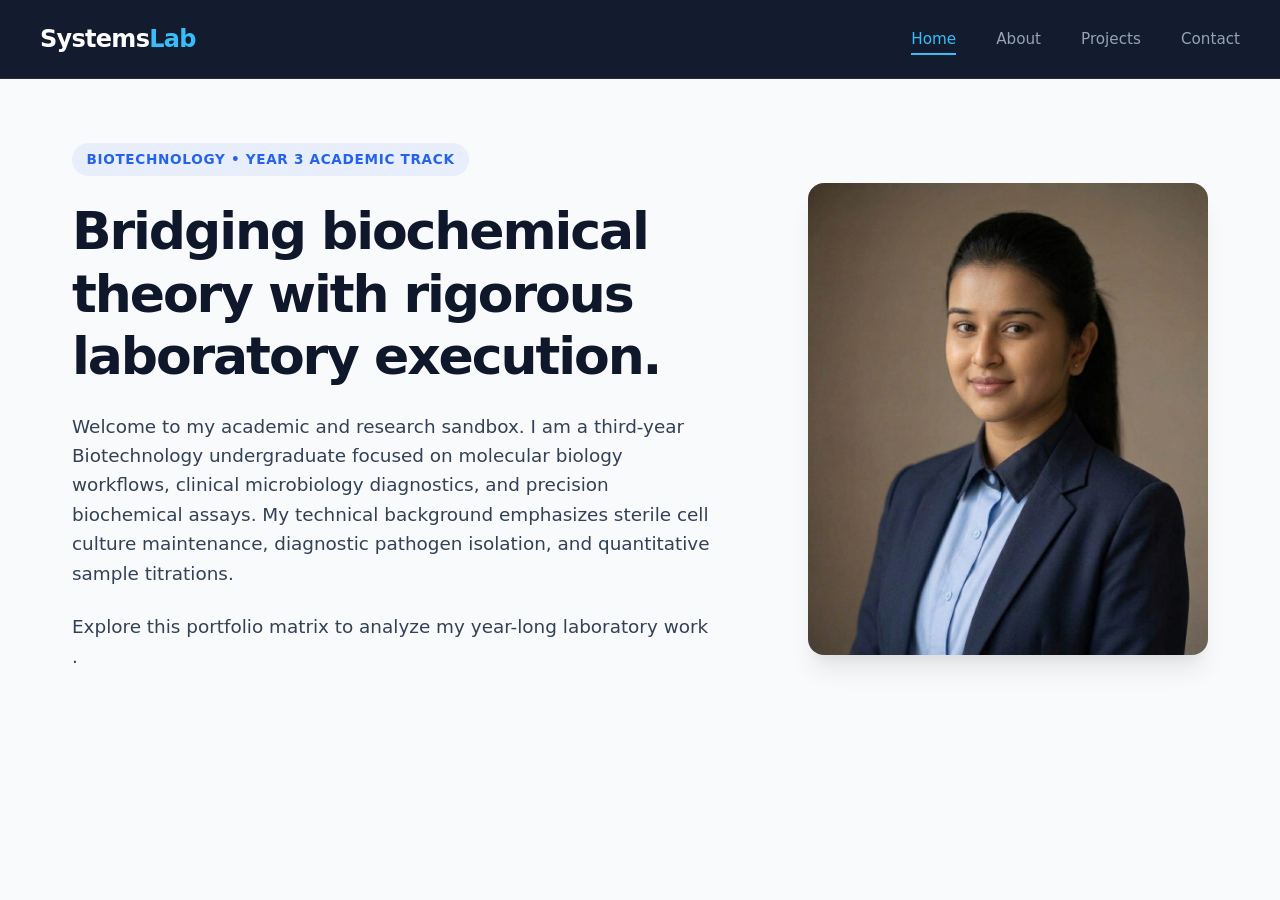
<file: index.html>
<!DOCTYPE html>
<html lang="en">
<head>
    <meta charset="UTF-8">
    <meta name="viewport" content="width=device-width, initial-scale=1.0">
    <title>Dashboard | Undergrad Systems Portfolio</title>
    <link rel="stylesheet" href="style.css">
</head>
<body>

    <header>
        <nav>
            <div class="logo">Systems<span>Lab</span></div>
            <ul>
                <li><a href="index.html" class="active">Home</a></li>
                <li><a href="about.html">About</a></li>
                <li><a href="projects.html">Projects</a></li>
                <li><a href="contact.html">Contact</a></li>
            </ul>
        </nav>
    </header>

    <main>
        <section class="hero-wrapper">
            <div class="hero-content">
                <span class="hero-badge">Biotechnology • Year 3 Academic Track</span>
                
                <h1>Bridging biochemical theory with rigorous laboratory execution.</h1>
                
                <p>Welcome to my academic and research sandbox. I am a third-year Biotechnology undergraduate focused on molecular biology workflows, clinical microbiology diagnostics, and precision biochemical assays. My technical background emphasizes sterile cell culture maintenance, diagnostic pathogen isolation, and quantitative sample titrations.</p>
                
                <p>Explore this portfolio matrix to analyze my year-long laboratory work .</p>
            </div>

            <div class="hero-image">
                <img src="PHOTO1.png" alt="Academic Portrait">
            </div>
        </section>
    </main>

</body>
</html>
</file>
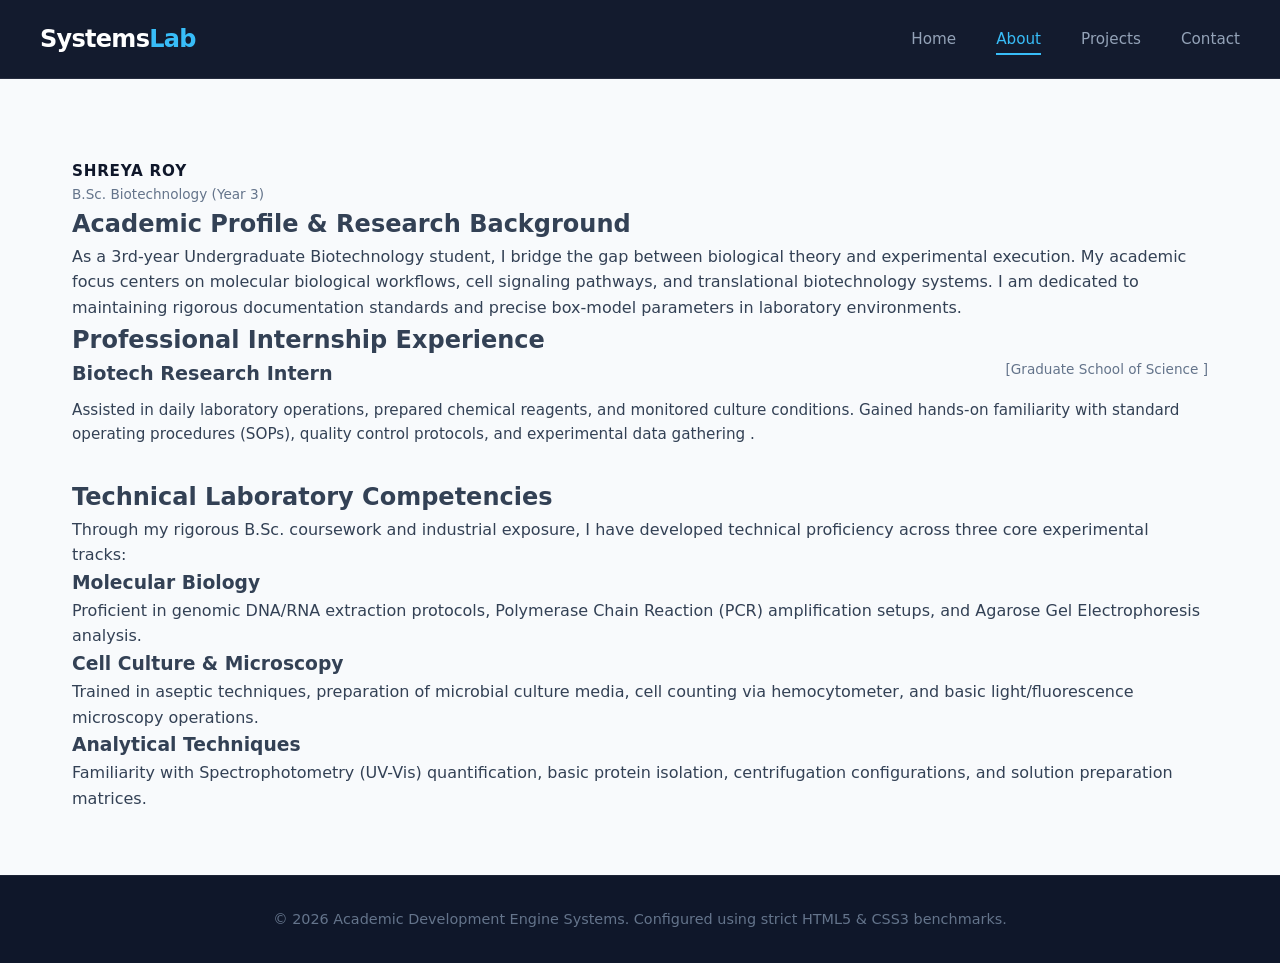
<file: about.html>
<!DOCTYPE html>
<html lang="en">
<head>
    <meta charset="UTF-8">
    <meta name="viewport" content="width=device-width, initial-scale=1.0">
    <title>About | Biotechnology Portfolio</title>
    <link rel="stylesheet" href="style.css">
</head>
<body>

    <header>
        <nav>
            <div class="logo">Systems<span>Lab</span></div>
            <ul>
                <li><a href="index.html">Home</a></li>
                <li><a href="about.html" class="active">About</a></li>
                <li><a href="projects.html">Projects</a></li>
                <li><a href="contact.html">Contact</a></li>
            </ul>
        </nav>
    </header>

    <main>
        <div class="about-grid">
            
            <aside class="avatar-card">
                <div class="placeholder-avatar"></div>
               <h1> <p style="margin-top: 1rem; font-size: 0.95rem; font-weight: 700; color: var(--text-primary); letter-spacing: 0.05em;"> SHREYA ROY </p> </h1>
                <p style="font-size: 0.85rem; margin: 0; color: var(--text-muted); font-weight: 500;">B.Sc. Biotechnology (Year 3)</p>
            </aside>

            <section>
                <h1>Academic Profile & Research Background</h1>
                <p>As a 3rd-year Undergraduate Biotechnology student, I bridge the gap between biological theory and experimental execution. My academic focus centers on molecular biological workflows, cell signaling pathways, and translational biotechnology systems. I am dedicated to maintaining rigorous documentation standards and precise box-model parameters in laboratory environments.</p>
                
                <h2>Professional Internship Experience</h2>
                <div class="tech-card-component" style="border-left-color: var(--accent); margin-bottom: 2rem;">
                    <h3 style="font-size: 1.2rem; display: flex; justify-content: space-between;">
                        <span>Biotech Research Intern</span>
                        <span style="font-size: 0.85rem; color: var(--text-muted); font-weight: normal;">[Graduate School of Science ]</span>
                    </h3>
                    <p style="font-size: 0.95rem; margin-top: 0.5rem; color: var(--text-secondary);">
                        Assisted in daily laboratory operations, prepared chemical reagents, and monitored culture conditions. Gained hands-on familiarity with standard operating procedures (SOPs), quality control protocols, and experimental data gathering .
                    </p>
                </div>

                <h2>Technical Laboratory Competencies</h2>
                <p>Through my rigorous B.Sc. coursework and industrial exposure, I have developed technical proficiency across three core experimental tracks:</p>
                
                <div class="tech-grid-engine">
                    <article class="tech-card-component">
                        <h3>Molecular Biology</h3>
                        <p>Proficient in genomic DNA/RNA extraction protocols, Polymerase Chain Reaction (PCR) amplification setups, and Agarose Gel Electrophoresis analysis.</p>
                    </article>
                    
                    <article class="tech-card-component">
                        <h3>Cell Culture & Microscopy</h3>
                        <p>Trained in aseptic techniques, preparation of microbial culture media, cell counting via hemocytometer, and basic light/fluorescence microscopy operations.</p>
                    </article>
                    
                    <article class="tech-card-component">
                        <h3>Analytical Techniques</h3>
                        <p>Familiarity with Spectrophotometry (UV-Vis) quantification, basic protein isolation, centrifugation configurations, and solution preparation matrices.</p>
                    </article>
                </div>
            </section>

        </div>
    </main>

    <footer>
        <p>&copy; 2026 Academic Development Engine Systems. Configured using strict HTML5 & CSS3 benchmarks.</p>
    </footer>

</body>
</html>
</file>
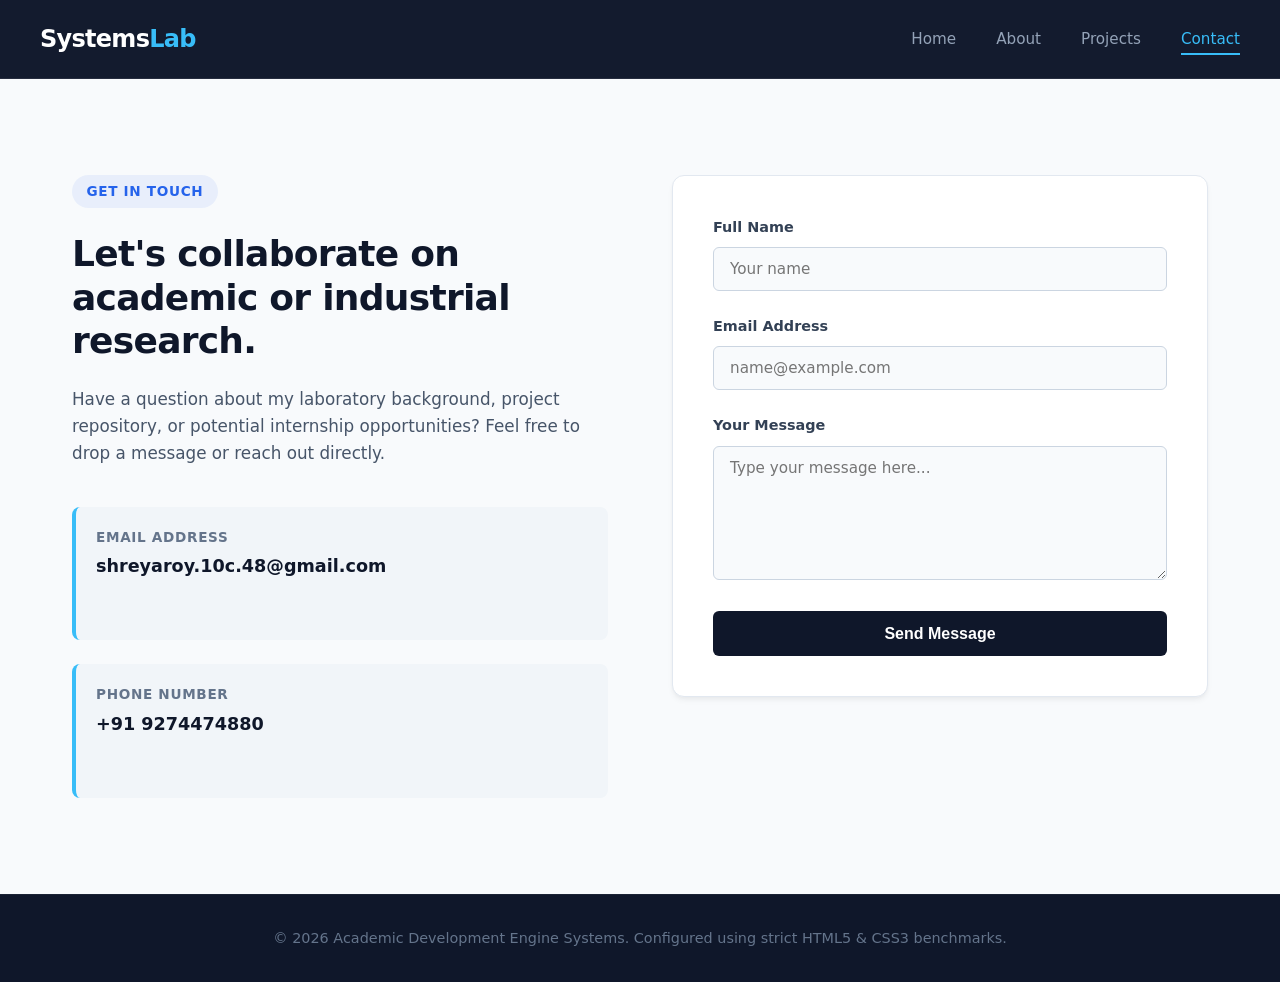
<file: contact.html>
<!DOCTYPE html>
<html lang="en">
<head>
    <meta charset="UTF-8">
    <meta name="viewport" content="width=device-width, initial-scale=1.0">
    <title>Contact | Biotechnology Portfolio</title>
    <link rel="stylesheet" href="style.css">
</head>
<body>

    <header>
        <nav>
            <div class="logo">Systems<span>Lab</span></div>
            <ul>
                <li><a href="index.html">Home</a></li>
                <li><a href="about.html">About</a></li>
                <li><a href="projects.html">Projects</a></li>
                <li><a href="contact.html" class="active">Contact</a></li>
            </ul>
        </nav>
    </header>

    <main>
        <section class="contact-container">
            
            <div class="contact-info">
                <span class="hero-badge">Get In Touch</span>
                <h2>Let's collaborate on academic or industrial research.</h2>
                <p>Have a question about my laboratory background, project repository, or potential internship opportunities? Feel free to drop a message or reach out directly.</p>
                
                <div class="info-meta-list">
                    <div class="info-item">
                        <strong>Email Address</strong>
                        <p><a href="mailto:shreyaroy.10c.48@gmail.com ">shreyaroy.10c.48@gmail.com</a></p>
                    </div>
                    <div class="info-item">
                        <strong>Phone Number</strong>
                        <p><a href="tel:+1234567890">+91 9274474880</a></p>
                    </div>
                </div>
            </div>

            <div class="contact-form-card">
                <form action="#" method="POST">
                    <div class="form-group">
                        <label for="name">Full Name</label>
                        <input type="text" id="name" name="name" placeholder="Your name" required>
                    </div>

                    <div class="form-group">
                        <label for="email">Email Address</label>
                        <input type="email" id="email" name="email" placeholder="name@example.com" required>
                    </div>

                    <div class="form-group">
                        <label for="message">Your Message</label>
                        <textarea id="message" name="message" rows="6" placeholder="Type your message here..." required></textarea>
                    </div>

                    <button type="submit" class="submit-btn">Send Message</button>
                </form>
            </div>

        </section>
    </main>

    <footer>
        <p>&copy; 2026 Academic Development Engine Systems. Configured using strict HTML5 & CSS3 benchmarks.</p>
    </footer>

</body>
</html>
</file>
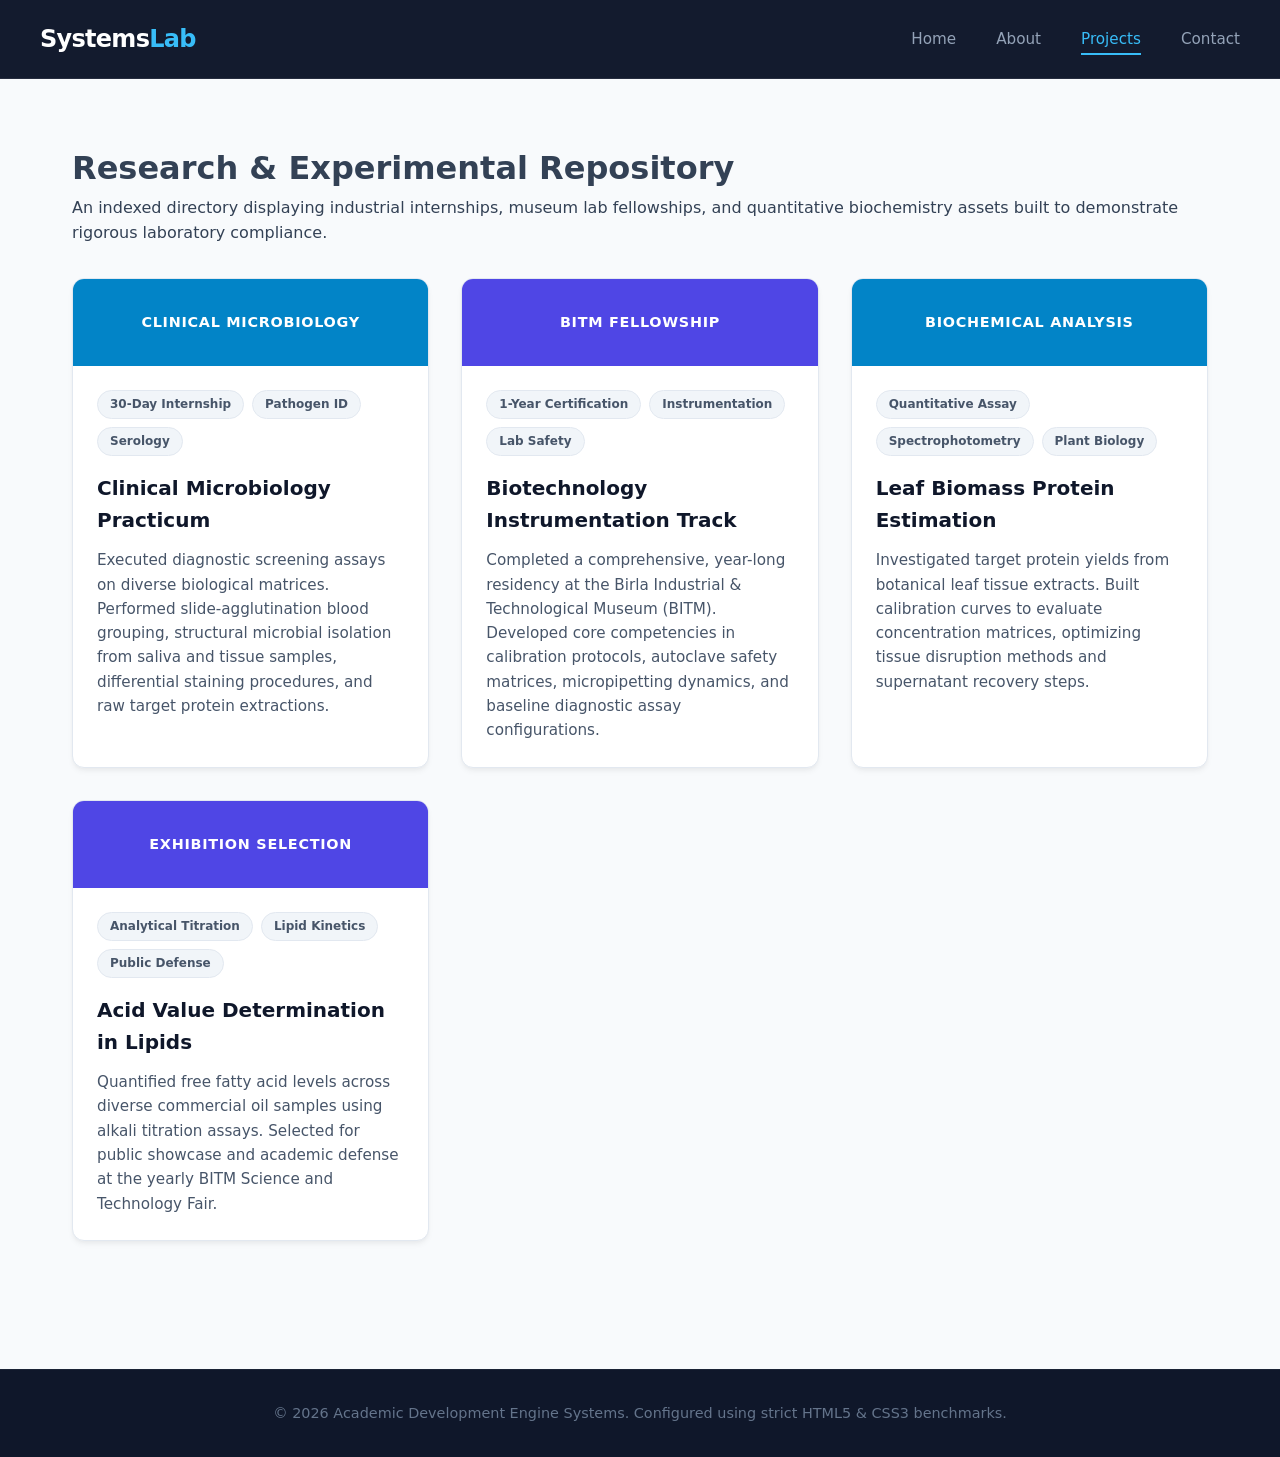
<file: projects.html>
<!DOCTYPE html>
<html lang="en">
<head>
    <meta charset="UTF-8">
    <meta name="viewport" content="width=device-width, initial-scale=1.0">
    <title>Projects Showcase | Biotechnology Portfolio</title>
    <link rel="stylesheet" href="style.css">
</head>
<body>

    <header>
        <nav>
            <div class="logo">Systems<span>Lab</span></div>
            <ul>
                <li><a href="index.html">Home</a></li>
                <li><a href="about.html">About</a></li>
                <li><a href="projects.html" class="active">Projects</a></li>
                <li><a href="contact.html">Contact</a></li>
            </ul>
        </nav>
    </header>

    <main>
        <h1>Research & Experimental Repository</h1>
        <p>An indexed directory displaying industrial internships, museum lab fellowships, and quantitative biochemistry assets built to demonstrate rigorous laboratory compliance.</p>

        <div class="gallery-grid-engine">

            <article class="gallery-card">
                <div class="gallery-image-placeholder">CLINICAL MICROBIOLOGY</div>
                <div class="gallery-body">
                    <div class="pill-container">
                        <span class="pill-tag">30-Day Internship</span>
                        <span class="pill-tag">Pathogen ID</span>
                        <span class="pill-tag">Serology</span>
                    </div>
                    <h3>Clinical Microbiology Practicum</h3>
                    <p>Executed diagnostic screening assays on diverse biological matrices. Performed slide-agglutination blood grouping, structural microbial isolation from saliva and tissue samples, differential staining procedures, and raw target protein extractions.</p>
                </div>
            </article>

            <article class="gallery-card">
                <div class="gallery-image-placeholder alt">BITM FELLOWSHIP</div>
                <div class="gallery-body">
                    <div class="pill-container">
                        <span class="pill-tag">1-Year Certification</span>
                        <span class="pill-tag">Instrumentation</span>
                        <span class="pill-tag">Lab Safety</span>
                    </div>
                    <h3>Biotechnology Instrumentation Track</h3>
                    <p>Completed a comprehensive, year-long residency at the Birla Industrial & Technological Museum (BITM). Developed core competencies in calibration protocols, autoclave safety matrices, micropipetting dynamics, and baseline diagnostic assay configurations.</p>
                </div>
            </article>

            <article class="gallery-card">
                <div class="gallery-image-placeholder">BIOCHEMICAL ANALYSIS</div>
                <div class="gallery-body">
                    <div class="pill-container">
                        <span class="pill-tag">Quantitative Assay</span>
                        <span class="pill-tag">Spectrophotometry</span>
                        <span class="pill-tag">Plant Biology</span>
                    </div>
                    <h3>Leaf Biomass Protein Estimation</h3>
                    <p>Investigated target protein yields from botanical leaf tissue extracts. Built calibration curves to evaluate concentration matrices, optimizing tissue disruption methods and supernatant recovery steps.</p>
                </div>
            </article>

            <article class="gallery-card">
                <div class="gallery-image-placeholder alt">EXHIBITION SELECTION</div>
                <div class="gallery-body">
                    <div class="pill-container">
                        <span class="pill-tag">Analytical Titration</span>
                        <span class="pill-tag">Lipid Kinetics</span>
                        <span class="pill-tag">Public Defense</span>
                    </div>
                    <h3>Acid Value Determination in Lipids</h3>
                    <p>Quantified free fatty acid levels across diverse commercial oil samples using alkali titration assays. Selected for public showcase and academic defense at the yearly BITM Science and Technology Fair.</p>
                </div>
            </article>

        </div>
    </main>

    <footer>
        <p>&copy; 2026 Academic Development Engine Systems. Configured using strict HTML5 & CSS3 benchmarks.</p>
    </footer>

</body>
</html>
</file>
<file: style.css>
/* ==========================================================================
   1. GLOBAL RESET & DESIGN VARIABLES
   ========================================================================== */
:root {
    --bg-main: #f8fafc;
    --bg-surface: #ffffff;
    --bg-dark: #0f172a;
    --text-primary: #0f172a;
    --text-secondary: #334155;
    --text-muted: #64748b;
    --primary: #2563eb;
    --primary-hover: #1d4ed8;
    --accent: #38bdf8;
    --border: #e2e8f0;
    --radius-md: 8px;
    --transition: all 0.25s cubic-bezier(0.4, 0, 0.2, 1);
}

* {
    margin: 0;
    padding: 0;
    box-sizing: border-box;
}

body {
    background-color: var(--bg-main);
    color: var(--text-secondary);
    font-family: system-ui, -apple-system, BlinkMacSystemFont, "Segoe UI", Roboto, sans-serif;
    line-height: 1.6;
    display: flex;
    flex-direction: column;
    min-height: 100vh;
}

/* ==========================================================================
   2. NAVIGATION BAR & HEADER
   ========================================================================== */
header {
    background-color: rgba(15, 23, 42, 0.98);
    padding: 1.25rem 2rem;
    position: sticky;
    top: 0;
    z-index: 1000;
    border-bottom: 1px solid rgba(255, 255, 255, 0.08);
}

nav {
    display: flex;
    justify-content: space-between;
    align-items: center;
    max-width: 1200px;
    margin: 0 auto;
    width: 100%;
}

.logo {
    color: var(--bg-surface);
    font-size: 1.5rem;
    font-weight: 700;
    letter-spacing: -0.03em;
}

.logo span {
    color: var(--accent);
}

nav ul {
    display: flex;
    list-style: none;
    gap: 2.5rem;
}

nav ul li a {
    color: #94a3b8;
    text-decoration: none;
    font-weight: 500;
    font-size: 0.95rem;
    position: relative;
    padding: 0.4rem 0;
    transition: var(--transition);
}

nav ul li a:hover, 
nav ul li a.active {
    color: var(--accent);
}

nav ul li a::after {
    content: '';
    position: absolute;
    bottom: 0;
    left: 0;
    width: 0;
    height: 2px;
    background-color: var(--accent);
    transition: var(--transition);
}

nav ul li a:hover::after,
nav ul li a.active::after {
    width: 100%;
}

/* ==========================================================================
   3. STRUCTURAL CONTENT CONTROLLER
   ========================================================================== */
main {
    flex: 1;
    max-width: 1200px;
    width: 100%;
    margin: 4rem auto;
    padding: 0 2rem;
}

/* ==========================================================================
   4. HOME PAGE (HERO WRAPPER & TYPOGRAPHY)
   ========================================================================== */
.hero-wrapper {
    display: flex;
    align-items: center;
    justify-content: space-between; /* Spreads layout across full width */
    gap: 4rem;                      /* Spacing barrier between text and photo */
    width: 100%;
}

.hero-content {
    flex: 1.2;                      /* Allows text area to scale proportionally */
    display: flex;
    flex-direction: column;
}

.hero-badge {
    display: inline-block;
    align-self: flex-start;
    background-color: rgba(37, 99, 235, 0.08);
    color: var(--primary);
    padding: 0.35rem 0.9rem;
    border-radius: 50px;
    font-size: 0.85rem;
    font-weight: 700;
    text-transform: uppercase;
    letter-spacing: 0.05em;
    margin-bottom: 1.5rem;
}

.hero-content h1 {
    font-size: 3.25rem;
    font-weight: 800;
    color: var(--text-primary);
    line-height: 1.2;
    letter-spacing: -0.04em;
    margin-bottom: 1.5rem;
}

.hero-content p {
    margin-bottom: 1.5rem;
    color: var(--text-secondary);
    font-size: 1.15rem;
    max-width: 680px;               /* Keeps lines comfortable to read */
}

/* Interactive UI Button */
.btn {
    display: inline-flex;
    align-items: center;
    background-color: var(--primary);
    color: var(--bg-surface);
    padding: 0.85rem 1.75rem;
    text-decoration: none;
    border-radius: var(--radius-md);
    font-weight: 600;
    transition: var(--transition);
    border: none;
    cursor: pointer;
    font-size: 1rem;
    box-shadow: 0 4px 12px rgba(37, 99, 235, 0.2);
    margin-top: 0.5rem;
    width: fit-content;
}

.btn:hover {
    background-color: var(--primary-hover);
    transform: translateY(-2px);
    box-shadow: 0 6px 16px rgba(37, 99, 235, 0.3);
}

/* ==========================================================================
   5. HOME PAGE IMAGE PROCESSING
   ========================================================================== */
.hero-image {
    flex: 0.8;
    display: flex;
    justify-content: flex-end;      /* Aligns the photo container to the right */
    width: 100%;
}

.hero-image img {
    width: 100%;
    max-width: 400px;               /* Prevents photo from scaling too big */
    height: auto;
    max-height: 500px;
    object-fit: cover;
    border-radius: 16px; 
    box-shadow: 0 20px 25px -5px rgba(0, 0, 0, 0.08), 0 10px 10px -5px rgba(0, 0, 0, 0.04);
}

/* ==========================================================================
   6. PROJECTS PAGE (GRID SYSTEM)
   ========================================================================== */
.gallery-grid-engine {
    display: grid;
    grid-template-columns: repeat(auto-fit, minmax(300px, 1fr));
    gap: 2rem;
    margin-top: 2rem;
    margin-bottom: 4rem;
}

.gallery-card {
    background: #ffffff;
    border-radius: 12px;
    overflow: hidden;
    box-shadow: 0 4px 6px -1px rgba(0, 0, 0, 0.05), 0 2px 4px -1px rgba(0, 0, 0, 0.03);
    border: 1px solid #e2e8f0;
    display: flex;
    flex-direction: column;
    transition: transform 0.2s ease, box-shadow 0.2s ease;
}

.gallery-card:hover {
    transform: translateY(-4px);
    box-shadow: 0 10px 15px -3px rgba(0, 0, 0, 0.1);
}

.gallery-image-placeholder {
    background-color: #0284c7;
    color: white;
    padding: 2rem 1.5rem;
    font-weight: 700;
    font-size: 0.9rem;
    letter-spacing: 0.05em;
    text-transform: uppercase;
    text-align: center;
}

.gallery-image-placeholder.alt {
    background-color: #4f46e5;
}

.gallery-body {
    padding: 1.5rem;
    display: flex;
    flex-direction: column;
    flex-grow: 1;
}

.pill-container {
    display: flex;
    flex-wrap: wrap;
    gap: 0.5rem;
    margin-bottom: 1rem;
}

.pill-tag {
    background-color: #f1f5f9;
    color: #475569;
    font-size: 0.75rem;
    font-weight: 600;
    padding: 0.25rem 0.75rem;
    border-radius: 50px;
    border: 1px solid #e2e8f0;
}

.gallery-body h3 {
    font-size: 1.25rem;
    color: #0f172a;
    margin-bottom: 0.75rem;
}

.gallery-body p {
    font-size: 0.95rem;
    color: #475569;
}

/* ==========================================================================
   7. CONTACT PAGE LAYOUT
   ========================================================================== */
.contact-container {
    display: grid;
    grid-template-columns: 1fr 1fr;
    gap: 4rem;
    align-items: start;
    margin: 2rem 0;
}

.contact-info h2 {
    font-size: 2.25rem;
    color: #0f172a;
    font-weight: 800;
    line-height: 1.2;
    margin-bottom: 1.5rem;
    letter-spacing: -0.02em;
}

.contact-info p {
    font-size: 1.05rem;
    color: #475569;
    margin-bottom: 2.5rem;
}

.info-meta-list {
    display: flex;
    flex-direction: column;
    gap: 1.5rem;
}

.info-item {
    background-color: #f1f5f9;
    padding: 1.25rem;
    border-radius: 8px;
    border-left: 4px solid #38bdf8;
}

.info-item strong {
    display: block;
    font-size: 0.85rem;
    text-transform: uppercase;
    letter-spacing: 0.05em;
    color: #64748b;
    margin-bottom: 0.25rem;
}

.info-item p a {
    color: #0f172a;
    font-weight: 600;
    text-decoration: none;
    font-size: 1.1rem;
    transition: color 0.2s ease;
}

.info-item p a:hover {
    color: #0284c7;
}

.contact-form-card {
    background: #ffffff;
    padding: 2.5rem;
    border-radius: 12px;
    border: 1px solid #e2e8f0;
    box-shadow: 0 4px 6px -1px rgba(0, 0, 0, 0.05), 0 2px 4px -1px rgba(0, 0, 0, 0.03);
}

.form-group {
    margin-bottom: 1.5rem;
}

.form-group label {
    display: block;
    font-size: 0.9rem;
    font-weight: 600;
    color: #334155;
    margin-bottom: 0.5rem;
}

.form-group input,
.form-group textarea {
    width: 100%;
    padding: 0.75rem 1rem;
    font-family: inherit;
    font-size: 0.95rem;
    color: #0f172a;
    background-color: #f8fafc;
    border: 1px solid #cbd5e1;
    border-radius: 6px;
    transition: border-color 0.2s ease, box-shadow 0.2s ease;
}

.form-group input:focus,
.form-group textarea:focus {
    outline: none;
    border-color: #38bdf8;
    box-shadow: 0 0 0 3px rgba(56, 189, 248, 0.15);
    background-color: #ffffff;
}

.submit-btn {
    width: 100%;
    padding: 0.85rem;
    background-color: #0f172a;
    color: #ffffff;
    border: none;
    border-radius: 6px;
    font-size: 1rem;
    font-weight: 600;
    cursor: pointer;
    transition: background-color 0.2s ease;
}

.submit-btn:hover {
    background-color: #1e293b;
}

/* ==========================================================================
   8. PERSISTENT FOOTER
   ========================================================================== */
footer {
    background-color: var(--bg-dark);
    color: #64748b;
    text-align: center;
    padding: 2rem;
    font-size: 0.9rem;
    border-top: 1px solid rgba(255, 255, 255, 0.05);
    margin-top: auto;                 /* Forces footer to stick down */
}

/* ==========================================================================
   9. MOBILE RESPONSIVE OVERRIDES
   ========================================================================== */
@media (max-width: 991px) {
    .hero-wrapper {
        flex-direction: column;      /* Stacks photo vertically on smaller devices */
        gap: 3rem;
        text-align: center;
    }

    .hero-content {
        max-width: 100%;
        align-items: center;
    }

    .hero-image {
        justify-content: center;
        max-width: 320px;
        margin: 0 auto;
    }

    .contact-container {
        grid-template-columns: 1fr;
        gap: 3rem;
    }
    
    .contact-form-card {
        padding: 1.75rem;
    }
}

@media (max-width: 640px) {
    header { padding: 1rem; }
    nav { flex-direction: column; gap: 1rem; }
    nav ul { gap: 1.25rem; }
    .hero-content h1 { font-size: 2.2rem; }
}
</file>
